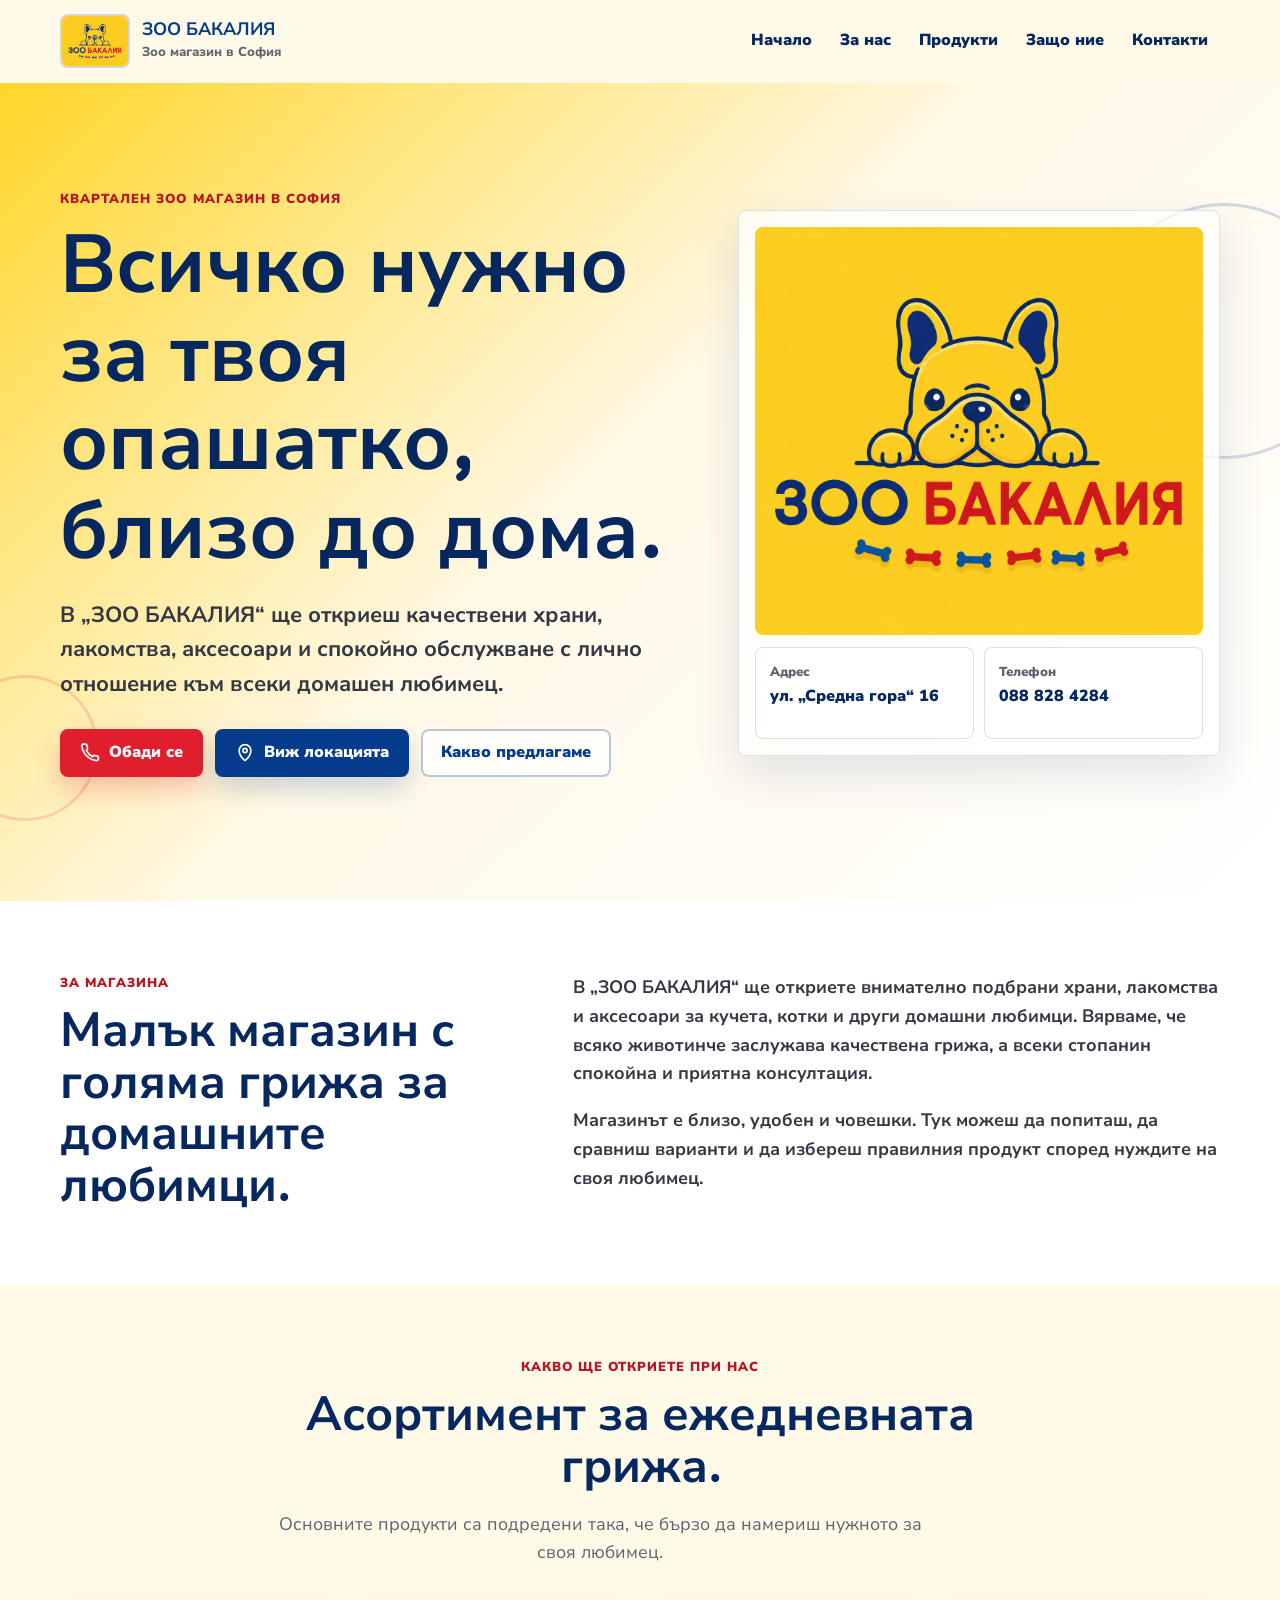
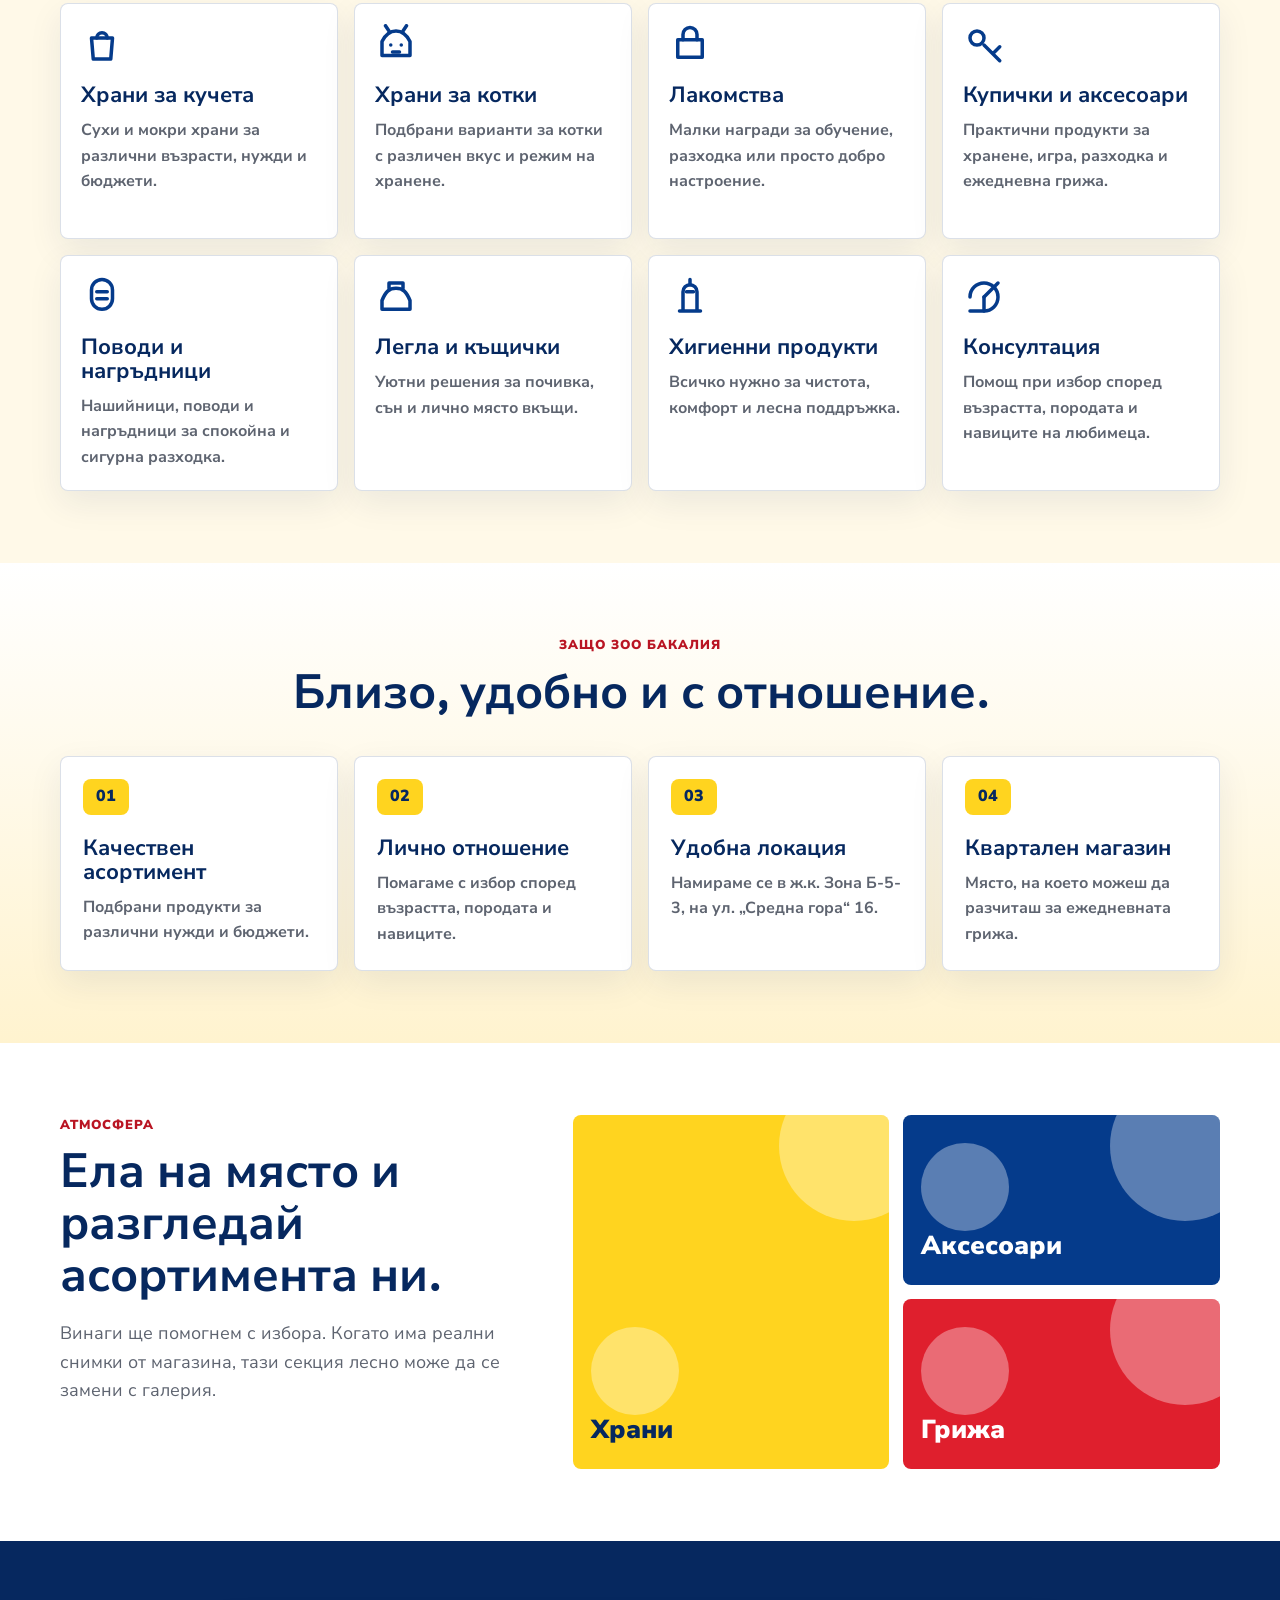
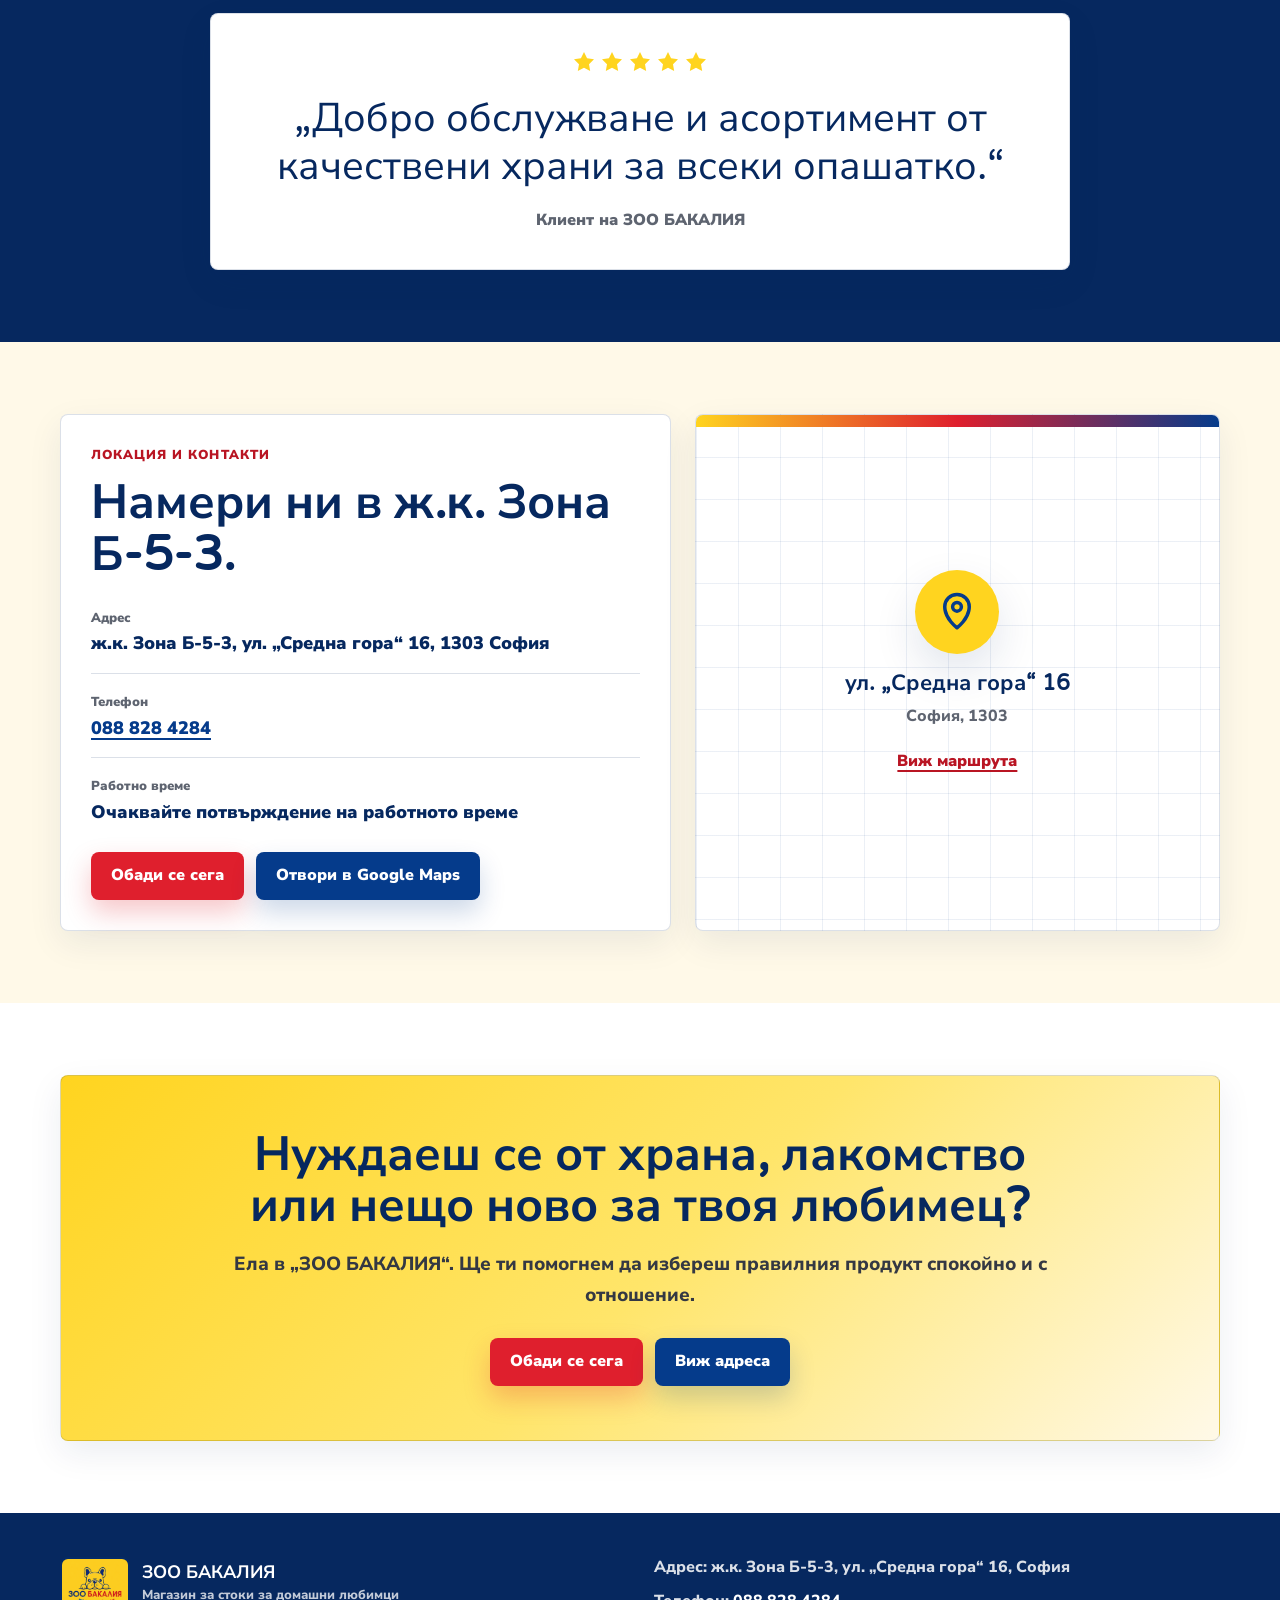
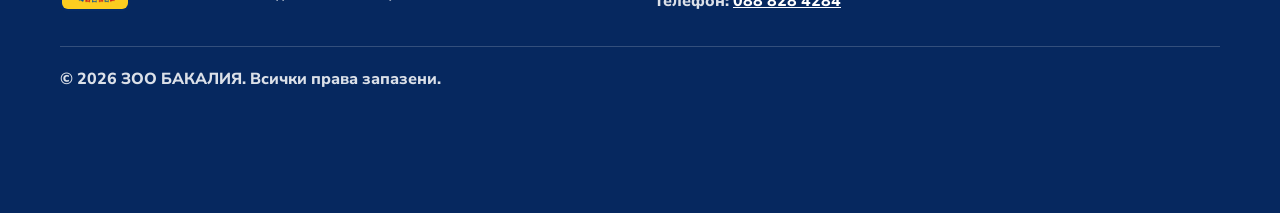
<file: index.html>
<!doctype html>
<html lang="bg">
<head>
  <meta charset="utf-8">
  <meta name="viewport" content="width=device-width, initial-scale=1">
  <meta name="description" content="ЗОО БАКАЛИЯ е квартален зоо магазин в София с храни, лакомства, аксесоари и лично отношение към всеки домашен любимец.">
  <meta name="theme-color" content="#ffd41f">
  <title>ЗОО БАКАЛИЯ | Зоо магазин в София</title>
  <link rel="icon" href="favicon.svg" type="image/svg+xml">
  <link rel="preconnect" href="https://fonts.googleapis.com">
  <link rel="preconnect" href="https://fonts.gstatic.com" crossorigin>
  <link href="https://fonts.googleapis.com/css2?family=Nunito+Sans:wght@400;600;700;800;900&family=Varela+Round&display=swap" rel="stylesheet">
  <link rel="stylesheet" href="styles.css">
</head>
<body>
  <a class="skip-link" href="#main">Към съдържанието</a>

  <header class="site-header" data-header>
    <div class="container header-inner">
      <a class="brand" href="#top" aria-label="ЗОО БАКАЛИЯ начало">
        <img src="PetShopLogo.png" width="92" height="72" alt="Лого на ЗОО БАКАЛИЯ">
        <span>
          <strong>ЗОО БАКАЛИЯ</strong>
          <small>Зоо магазин в София</small>
        </span>
      </a>

      <button class="nav-toggle" type="button" aria-expanded="false" aria-controls="site-nav" data-nav-toggle>
        <span class="sr-only">Отвори меню</span>
        <span aria-hidden="true"></span>
        <span aria-hidden="true"></span>
        <span aria-hidden="true"></span>
      </button>

      <nav class="site-nav" id="site-nav" data-nav>
        <a href="#top">Начало</a>
        <a href="#about">За нас</a>
        <a href="#products">Продукти</a>
        <a href="#why">Защо ние</a>
        <a href="#contact">Контакти</a>
      </nav>
    </div>
  </header>

  <main id="main">
    <section class="hero section" id="top">
      <div class="container hero-grid">
        <div class="hero-copy reveal">
          <p class="eyebrow">Квартален зоо магазин в София</p>
          <h1>Всичко нужно за твоя опашатко, близо до дома.</h1>
          <p class="lead">В „ЗОО БАКАЛИЯ“ ще откриеш качествени храни, лакомства, аксесоари и спокойно обслужване с лично отношение към всеки домашен любимец.</p>
          <div class="button-row">
            <a class="button button-primary" href="tel:0888284284">
              <svg aria-hidden="true" viewBox="0 0 24 24"><path d="M22 16.92v2.24a2 2 0 0 1-2.18 2 19.79 19.79 0 0 1-8.63-3.07 19.5 19.5 0 0 1-6-6A19.79 19.79 0 0 1 2.12 3.4 2 2 0 0 1 4.11 1.25h2.24a2 2 0 0 1 2 1.72c.13.96.35 1.9.66 2.8a2 2 0 0 1-.45 2.11L7.62 8.82a16 16 0 0 0 7.56 7.56l.94-.94a2 2 0 0 1 2.11-.45c.9.31 1.84.53 2.8.66A2 2 0 0 1 22 16.92Z"/></svg>
              Обади се
            </a>
            <a class="button button-secondary" href="https://www.google.com/maps/search/?api=1&query=%D0%B6.%D0%BA.%20%D0%97%D0%BE%D0%BD%D0%B0%20%D0%91-5-3%2C%20%D1%83%D0%BB.%20%D0%A1%D1%80%D0%B5%D0%B4%D0%BD%D0%B0%20%D0%B3%D0%BE%D1%80%D0%B0%2016%2C%201303%20%D0%A1%D0%BE%D1%84%D0%B8%D1%8F" target="_blank" rel="noopener">
              <svg aria-hidden="true" viewBox="0 0 24 24"><path d="M12 21s7-5.12 7-12A7 7 0 0 0 5 9c0 6.88 7 12 7 12Z"/><circle cx="12" cy="9" r="2.5"/></svg>
              Виж локацията
            </a>
            <a class="button button-link" href="#products">Какво предлагаме</a>
          </div>
        </div>

        <div class="hero-card reveal" aria-label="Информация за магазина">
          <div class="logo-panel">
            <img src="PetShopLogo.png" width="720" height="560" alt="Жълто лого на ЗОО БАКАЛИЯ с куче">
          </div>
          <div class="quick-info">
            <div>
              <span>Адрес</span>
              <strong>ул. „Средна гора“ 16</strong>
            </div>
            <div>
              <span>Телефон</span>
              <strong>088 828 4284</strong>
            </div>
          </div>
        </div>
      </div>
    </section>

    <section class="section intro-band" id="about">
      <div class="container split-layout">
        <div class="section-heading reveal">
          <p class="eyebrow">За магазина</p>
          <h2>Малък магазин с голяма грижа за домашните любимци.</h2>
        </div>
        <div class="rich-text reveal">
          <p>В „ЗОО БАКАЛИЯ“ ще откриете внимателно подбрани храни, лакомства и аксесоари за кучета, котки и други домашни любимци. Вярваме, че всяко животинче заслужава качествена грижа, а всеки стопанин спокойна и приятна консултация.</p>
          <p>Магазинът е близо, удобен и човешки. Тук можеш да попиташ, да сравниш варианти и да избереш правилния продукт според нуждите на своя любимец.</p>
        </div>
      </div>
    </section>

    <section class="section" id="products">
      <div class="container">
        <div class="section-heading center reveal">
          <p class="eyebrow">Какво ще откриете при нас</p>
          <h2>Асортимент за ежедневната грижа.</h2>
          <p>Основните продукти са подредени така, че бързо да намериш нужното за своя любимец.</p>
        </div>

        <div class="product-grid">
          <article class="product-card reveal">
            <svg aria-hidden="true" viewBox="0 0 24 24"><path d="M6 8h12l-1 12H7L6 8Z"/><path d="M9 8a3 3 0 0 1 6 0"/></svg>
            <h3>Храни за кучета</h3>
            <p>Сухи и мокри храни за различни възрасти, нужди и бюджети.</p>
          </article>
          <article class="product-card reveal">
            <svg aria-hidden="true" viewBox="0 0 24 24"><path d="M4 10c2-4 5-6 8-6s6 2 8 6v8H4v-8Z"/><path d="M8 4 6 1M16 4l2-3M9 12h.01M15 12h.01M10 16h4"/></svg>
            <h3>Храни за котки</h3>
            <p>Подбрани варианти за котки с различен вкус и режим на хранене.</p>
          </article>
          <article class="product-card reveal">
            <svg aria-hidden="true" viewBox="0 0 24 24"><path d="M5 9h14v10H5V9Z"/><path d="M8 9V6a4 4 0 0 1 8 0v3"/></svg>
            <h3>Лакомства</h3>
            <p>Малки награди за обучение, разходка или просто добро настроение.</p>
          </article>
          <article class="product-card reveal">
            <svg aria-hidden="true" viewBox="0 0 24 24"><circle cx="8" cy="8" r="4"/><path d="M12 12 21 21M17 17l4-4"/></svg>
            <h3>Купички и аксесоари</h3>
            <p>Практични продукти за хранене, игра, разходка и ежедневна грижа.</p>
          </article>
          <article class="product-card reveal">
            <svg aria-hidden="true" viewBox="0 0 24 24"><path d="M6 8a6 6 0 0 1 12 0v5a6 6 0 0 1-12 0V8Z"/><path d="M9 9h6M9 13h6"/></svg>
            <h3>Поводи и нагръдници</h3>
            <p>Нашийници, поводи и нагръдници за спокойна и сигурна разходка.</p>
          </article>
          <article class="product-card reveal">
            <svg aria-hidden="true" viewBox="0 0 24 24"><path d="M4 14c2-5 4-7 8-7s6 2 8 7v5H4v-5Z"/><path d="M8 7V4h8v3"/></svg>
            <h3>Легла и къщички</h3>
            <p>Уютни решения за почивка, сън и лично място вкъщи.</p>
          </article>
          <article class="product-card reveal">
            <svg aria-hidden="true" viewBox="0 0 24 24"><path d="M6 20h12M8 20V9a4 4 0 0 1 8 0v11"/><path d="M10 9h4M12 2v3"/></svg>
            <h3>Хигиенни продукти</h3>
            <p>Всичко нужно за чистота, комфорт и лесна поддръжка.</p>
          </article>
          <article class="product-card reveal">
            <svg aria-hidden="true" viewBox="0 0 24 24"><path d="M12 20a8 8 0 1 0-8-8"/><path d="M4 20h8v-8"/><path d="M12 12 20 4"/></svg>
            <h3>Консултация</h3>
            <p>Помощ при избор според възрастта, породата и навиците на любимеца.</p>
          </article>
        </div>
      </div>
    </section>

    <section class="section why-section" id="why">
      <div class="container">
        <div class="section-heading center reveal">
          <p class="eyebrow">Защо ЗОО БАКАЛИЯ</p>
          <h2>Близо, удобно и с отношение.</h2>
        </div>

        <div class="reason-grid">
          <article class="reason reveal">
            <span>01</span>
            <h3>Качествен асортимент</h3>
            <p>Подбрани продукти за различни нужди и бюджети.</p>
          </article>
          <article class="reason reveal">
            <span>02</span>
            <h3>Лично отношение</h3>
            <p>Помагаме с избор според възрастта, породата и навиците.</p>
          </article>
          <article class="reason reveal">
            <span>03</span>
            <h3>Удобна локация</h3>
            <p>Намираме се в ж.к. Зона Б-5-3, на ул. „Средна гора“ 16.</p>
          </article>
          <article class="reason reveal">
            <span>04</span>
            <h3>Квартален магазин</h3>
            <p>Място, на което можеш да разчиташ за ежедневната грижа.</p>
          </article>
        </div>
      </div>
    </section>

    <section class="section atmosphere">
      <div class="container split-layout">
        <div class="section-heading reveal">
          <p class="eyebrow">Атмосфера</p>
          <h2>Ела на място и разгледай асортимента ни.</h2>
          <p>Винаги ще помогнем с избора. Когато има реални снимки от магазина, тази секция лесно може да се замени с галерия.</p>
        </div>
        <div class="gallery-grid reveal" aria-label="Визуални акценти от магазина">
          <div class="gallery-tile tile-yellow"><span>Храни</span></div>
          <div class="gallery-tile tile-blue"><span>Аксесоари</span></div>
          <div class="gallery-tile tile-red"><span>Грижа</span></div>
        </div>
      </div>
    </section>

    <section class="section review-section">
      <div class="container">
        <figure class="review reveal">
          <div class="stars" aria-label="Положителен клиентски отзив">
            <svg aria-hidden="true" viewBox="0 0 24 24"><path d="m12 2 3.09 6.26L22 9.27l-5 4.87 1.18 6.88L12 17.77l-6.18 3.25L7 14.14 2 9.27l6.91-1.01L12 2Z"/></svg>
            <svg aria-hidden="true" viewBox="0 0 24 24"><path d="m12 2 3.09 6.26L22 9.27l-5 4.87 1.18 6.88L12 17.77l-6.18 3.25L7 14.14 2 9.27l6.91-1.01L12 2Z"/></svg>
            <svg aria-hidden="true" viewBox="0 0 24 24"><path d="m12 2 3.09 6.26L22 9.27l-5 4.87 1.18 6.88L12 17.77l-6.18 3.25L7 14.14 2 9.27l6.91-1.01L12 2Z"/></svg>
            <svg aria-hidden="true" viewBox="0 0 24 24"><path d="m12 2 3.09 6.26L22 9.27l-5 4.87 1.18 6.88L12 17.77l-6.18 3.25L7 14.14 2 9.27l6.91-1.01L12 2Z"/></svg>
            <svg aria-hidden="true" viewBox="0 0 24 24"><path d="m12 2 3.09 6.26L22 9.27l-5 4.87 1.18 6.88L12 17.77l-6.18 3.25L7 14.14 2 9.27l6.91-1.01L12 2Z"/></svg>
          </div>
          <blockquote>„Добро обслужване и асортимент от качествени храни за всеки опашатко.“</blockquote>
          <figcaption>Клиент на ЗОО БАКАЛИЯ</figcaption>
        </figure>
      </div>
    </section>

    <section class="section contact-section" id="contact">
      <div class="container contact-grid">
        <div class="contact-card reveal">
          <p class="eyebrow">Локация и контакти</p>
          <h2>Намери ни в ж.к. Зона Б-5-3.</h2>
          <dl class="contact-list">
            <div>
              <dt>Адрес</dt>
              <dd>ж.к. Зона Б-5-3, ул. „Средна гора“ 16, 1303 София</dd>
            </div>
            <div>
              <dt>Телефон</dt>
              <dd><a href="tel:0888284284">088 828 4284</a></dd>
            </div>
            <div>
              <dt>Работно време</dt>
              <dd>Очаквайте потвърждение на работното време</dd>
            </div>
          </dl>
          <div class="button-row">
            <a class="button button-primary" href="tel:0888284284">Обади се сега</a>
            <a class="button button-secondary" href="https://www.google.com/maps/search/?api=1&query=%D0%B6.%D0%BA.%20%D0%97%D0%BE%D0%BD%D0%B0%20%D0%91-5-3%2C%20%D1%83%D0%BB.%20%D0%A1%D1%80%D0%B5%D0%B4%D0%BD%D0%B0%20%D0%B3%D0%BE%D1%80%D0%B0%2016%2C%201303%20%D0%A1%D0%BE%D1%84%D0%B8%D1%8F" target="_blank" rel="noopener">Отвори в Google Maps</a>
          </div>
        </div>

        <div class="map-card reveal" aria-label="Карта с адрес на ЗОО БАКАЛИЯ">
          <div class="map-topline"></div>
          <div class="map-pin">
            <svg aria-hidden="true" viewBox="0 0 24 24"><path d="M12 21s7-5.12 7-12A7 7 0 0 0 5 9c0 6.88 7 12 7 12Z"/><circle cx="12" cy="9" r="2.5"/></svg>
          </div>
          <h3>ул. „Средна гора“ 16</h3>
          <p>София, 1303</p>
          <a href="https://www.google.com/maps/search/?api=1&query=%D0%B6.%D0%BA.%20%D0%97%D0%BE%D0%BD%D0%B0%20%D0%91-5-3%2C%20%D1%83%D0%BB.%20%D0%A1%D1%80%D0%B5%D0%B4%D0%BD%D0%B0%20%D0%B3%D0%BE%D1%80%D0%B0%2016%2C%201303%20%D0%A1%D0%BE%D1%84%D0%B8%D1%8F" target="_blank" rel="noopener">Виж маршрута</a>
        </div>
      </div>
    </section>

    <section class="final-cta section">
      <div class="container cta-panel reveal">
        <h2>Нуждаеш се от храна, лакомство или нещо ново за твоя любимец?</h2>
        <p>Ела в „ЗОО БАКАЛИЯ“. Ще ти помогнем да избереш правилния продукт спокойно и с отношение.</p>
        <div class="button-row center-row">
          <a class="button button-primary" href="tel:0888284284">Обади се сега</a>
          <a class="button button-secondary" href="#contact">Виж адреса</a>
        </div>
      </div>
    </section>
  </main>

  <footer class="site-footer">
    <div class="container footer-grid">
      <div>
        <a class="brand footer-brand" href="#top" aria-label="ЗОО БАКАЛИЯ начало">
          <img src="PetShopLogo.png" width="82" height="64" alt="Лого на ЗОО БАКАЛИЯ">
          <span>
            <strong>ЗОО БАКАЛИЯ</strong>
            <small>Магазин за стоки за домашни любимци</small>
          </span>
        </a>
      </div>
      <div>
        <p>Адрес: ж.к. Зона Б-5-3, ул. „Средна гора“ 16, София</p>
        <p>Телефон: <a href="tel:0888284284">088 828 4284</a></p>
      </div>
    </div>
    <div class="container copyright">
      <p>© <span data-year></span> ЗОО БАКАЛИЯ. Всички права запазени.</p>
    </div>
  </footer>

  <div class="mobile-cta" aria-label="Бързи действия">
    <a href="tel:0888284284">Обади се</a>
    <a href="https://www.google.com/maps/search/?api=1&query=%D0%B6.%D0%BA.%20%D0%97%D0%BE%D0%BD%D0%B0%20%D0%91-5-3%2C%20%D1%83%D0%BB.%20%D0%A1%D1%80%D0%B5%D0%B4%D0%BD%D0%B0%20%D0%B3%D0%BE%D1%80%D0%B0%2016%2C%201303%20%D0%A1%D0%BE%D1%84%D0%B8%D1%8F" target="_blank" rel="noopener">Локация</a>
  </div>

  <script src="script.js" defer></script>
</body>
</html>
</file>
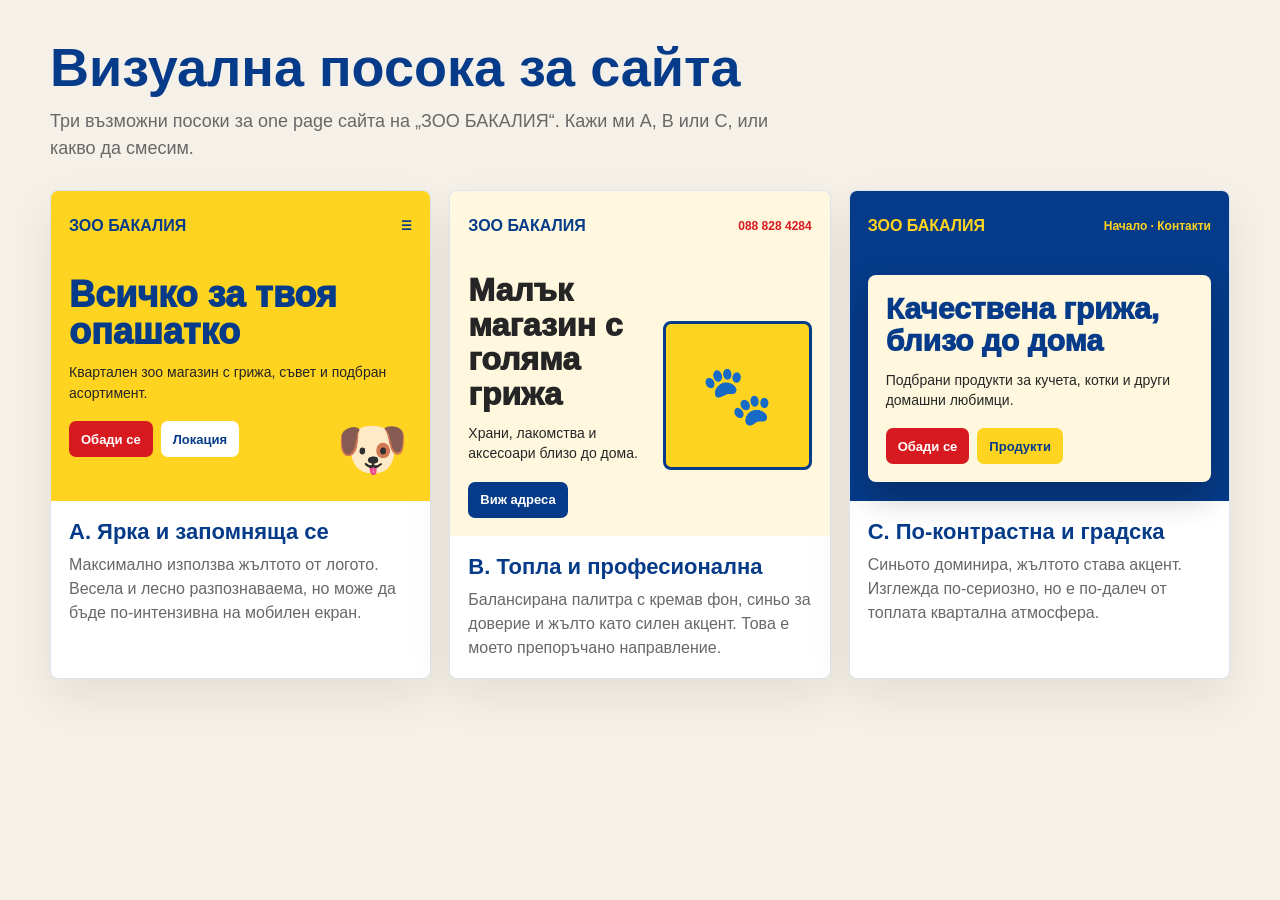
<file: docs/visual-directions-preview.html>
<!doctype html>
<html lang="bg">
<head>
  <meta charset="utf-8">
  <meta name="viewport" content="width=device-width, initial-scale=1">
  <title>ЗОО БАКАЛИЯ - визуални посоки</title>
  <style>
    :root {
      --yellow: #ffd421;
      --cream: #fff8df;
      --blue: #063b89;
      --red: #d71920;
      --ink: #252525;
      --muted: #686868;
    }

    * {
      box-sizing: border-box;
    }

    body {
      margin: 0;
      font-family: Inter, Arial, sans-serif;
      background: #f5f1e8;
      color: var(--ink);
    }

    main {
      width: min(1180px, calc(100% - 32px));
      margin: 0 auto;
      padding: 40px 0;
    }

    h1 {
      margin: 0;
      color: var(--blue);
      font-size: clamp(30px, 5vw, 54px);
      line-height: 1;
    }

    .subtitle {
      max-width: 760px;
      margin: 14px 0 28px;
      color: var(--muted);
      font-size: 18px;
      line-height: 1.5;
    }

    .grid {
      display: grid;
      grid-template-columns: repeat(3, minmax(0, 1fr));
      gap: 18px;
    }

    .card {
      overflow: hidden;
      border: 1px solid rgba(6, 59, 137, .14);
      border-radius: 8px;
      background: white;
      box-shadow: 0 18px 45px rgba(28, 28, 28, .08);
    }

    .mock {
      position: relative;
      min-height: 310px;
      padding: 18px;
    }

    .nav {
      height: 34px;
      display: flex;
      align-items: center;
      justify-content: space-between;
      font-weight: 900;
    }

    .small {
      font-size: 12px;
      font-weight: 800;
    }

    .cta-row {
      display: flex;
      flex-wrap: wrap;
      gap: 8px;
      margin-top: 18px;
    }

    .btn {
      display: inline-flex;
      align-items: center;
      justify-content: center;
      min-height: 36px;
      padding: 9px 12px;
      border-radius: 7px;
      font-size: 13px;
      font-weight: 900;
    }

    .btn-red {
      background: var(--red);
      color: white;
    }

    .btn-blue {
      background: var(--blue);
      color: white;
    }

    .btn-white {
      background: white;
      color: var(--blue);
    }

    .btn-yellow {
      background: var(--yellow);
      color: var(--blue);
    }

    .body {
      padding: 18px;
    }

    .body h2 {
      margin: 0 0 8px;
      color: var(--blue);
      font-size: 22px;
    }

    .body p {
      margin: 0;
      color: var(--muted);
      line-height: 1.5;
    }

    .hero-title {
      margin-top: 34px;
      max-width: 360px;
      font-size: 36px;
      line-height: 1.02;
      font-weight: 950;
      letter-spacing: 0;
    }

    .hero-copy {
      max-width: 330px;
      margin-top: 12px;
      font-size: 14px;
      line-height: 1.45;
    }

    .emoji {
      position: absolute;
      right: 22px;
      bottom: 18px;
      font-size: 58px;
    }

    @media (max-width: 920px) {
      .grid {
        grid-template-columns: 1fr;
      }
    }
  </style>
</head>
<body>
  <main>
    <h1>Визуална посока за сайта</h1>
    <p class="subtitle">Три възможни посоки за one page сайта на „ЗОО БАКАЛИЯ“. Кажи ми A, B или C, или какво да смесим.</p>

    <section class="grid" aria-label="Визуални посоки">
      <article class="card">
        <div class="mock" style="background: var(--yellow);">
          <div class="nav" style="color: var(--blue);">
            <span>ЗОО БАКАЛИЯ</span>
            <span class="small">☰</span>
          </div>
          <div class="hero-title" style="color: var(--blue);">Всичко за твоя опашатко</div>
          <div class="hero-copy">Квартален зоо магазин с грижа, съвет и подбран асортимент.</div>
          <div class="cta-row">
            <span class="btn btn-red">Обади се</span>
            <span class="btn btn-white">Локация</span>
          </div>
          <div class="emoji">🐶</div>
        </div>
        <div class="body">
          <h2>A. Ярка и запомняща се</h2>
          <p>Максимално използва жълтото от логото. Весела и лесно разпознаваема, но може да бъде по-интензивна на мобилен екран.</p>
        </div>
      </article>

      <article class="card">
        <div class="mock" style="background: var(--cream);">
          <div class="nav" style="color: var(--blue);">
            <span>ЗОО БАКАЛИЯ</span>
            <span class="small" style="color: var(--red);">088 828 4284</span>
          </div>
          <div style="display:grid; grid-template-columns:1.1fr .9fr; gap:12px; margin-top:30px; align-items:center;">
            <div>
              <div style="font-size:32px; line-height:1.08; font-weight:950;">Малък магазин с голяма грижа</div>
              <div class="hero-copy">Храни, лакомства и аксесоари близо до дома.</div>
              <div class="cta-row">
                <span class="btn btn-blue">Виж адреса</span>
              </div>
            </div>
            <div style="background:var(--yellow); border:3px solid var(--blue); border-radius:8px; aspect-ratio:1; display:flex; align-items:center; justify-content:center; font-size:58px;">🐾</div>
          </div>
        </div>
        <div class="body">
          <h2>B. Топла и професионална</h2>
          <p>Балансирана палитра с кремав фон, синьо за доверие и жълто като силен акцент. Това е моето препоръчано направление.</p>
        </div>
      </article>

      <article class="card">
        <div class="mock" style="background: var(--blue);">
          <div class="nav" style="color: var(--yellow);">
            <span>ЗОО БАКАЛИЯ</span>
            <span class="small">Начало · Контакти</span>
          </div>
          <div style="margin-top:32px; background:var(--cream); border-radius:8px; padding:18px; box-shadow:0 16px 32px rgba(0,0,0,.22);">
            <div style="font-size:30px; line-height:1.08; font-weight:950; color:var(--blue);">Качествена грижа, близо до дома</div>
            <div class="hero-copy">Подбрани продукти за кучета, котки и други домашни любимци.</div>
            <div class="cta-row">
              <span class="btn btn-red">Обади се</span>
              <span class="btn btn-yellow">Продукти</span>
            </div>
          </div>
        </div>
        <div class="body">
          <h2>C. По-контрастна и градска</h2>
          <p>Синьото доминира, жълтото става акцент. Изглежда по-сериозно, но е по-далеч от топлата квартална атмосфера.</p>
        </div>
      </article>
    </section>
  </main>
</body>
</html>
</file>
<file: styles.css>
:root {
  --yellow: #ffd41f;
  --yellow-soft: #fff3a5;
  --blue: #053b8b;
  --blue-dark: #06285f;
  --red: #df1f2d;
  --red-dark: #b91523;
  --cream: #fff9e8;
  --cream-strong: #fff3cf;
  --surface: #ffffff;
  --ink: #202124;
  --muted: #5e6470;
  --line: rgba(6, 40, 95, .14);
  --shadow: 0 18px 45px rgba(6, 40, 95, .12);
  --radius: 8px;
  --max-width: 1160px;
}

* {
  box-sizing: border-box;
}

html {
  scroll-behavior: smooth;
  scroll-padding-top: 92px;
}

body {
  margin: 0;
  color: var(--ink);
  background: var(--cream);
  font-family: "Nunito Sans", system-ui, -apple-system, BlinkMacSystemFont, "Segoe UI", sans-serif;
  font-size: 16px;
  line-height: 1.6;
}

body.nav-open {
  overflow: hidden;
}

img,
svg {
  display: block;
}

img {
  max-width: 100%;
  height: auto;
}

a {
  color: inherit;
}

a,
button {
  -webkit-tap-highlight-color: transparent;
}

a:focus-visible,
button:focus-visible {
  outline: 4px solid rgba(223, 31, 45, .55);
  outline-offset: 4px;
}

.container {
  width: min(var(--max-width), calc(100% - 32px));
  margin: 0 auto;
}

.section {
  padding: 72px 0;
}

.skip-link {
  position: fixed;
  left: 16px;
  top: 16px;
  z-index: 1000;
  transform: translateY(-160%);
  padding: 10px 14px;
  border-radius: var(--radius);
  background: var(--blue);
  color: #fff;
  font-weight: 900;
}

.skip-link:focus {
  transform: translateY(0);
}

.sr-only {
  position: absolute;
  width: 1px;
  height: 1px;
  padding: 0;
  margin: -1px;
  overflow: hidden;
  clip: rect(0, 0, 0, 0);
  white-space: nowrap;
  border: 0;
}

.site-header {
  position: sticky;
  top: 0;
  z-index: 50;
  border-bottom: 1px solid transparent;
  background: rgba(255, 249, 232, .88);
  backdrop-filter: blur(16px);
  transition: border-color 180ms ease, box-shadow 180ms ease;
}

.site-header.is-scrolled {
  border-color: var(--line);
  box-shadow: 0 10px 30px rgba(6, 40, 95, .08);
}

.header-inner {
  min-height: 82px;
  display: flex;
  align-items: center;
  justify-content: space-between;
  gap: 24px;
}

.brand {
  display: inline-flex;
  align-items: center;
  gap: 12px;
  color: var(--blue);
  text-decoration: none;
}

.brand img {
  width: 70px;
  height: 54px;
  object-fit: cover;
  object-position: center;
  border: 2px solid rgba(5, 59, 139, .18);
  border-radius: var(--radius);
}

.brand strong {
  display: block;
  font-family: "Varela Round", "Nunito Sans", sans-serif;
  font-size: 18px;
  line-height: 1.1;
  letter-spacing: 0;
}

.brand small {
  display: block;
  margin-top: 2px;
  color: var(--muted);
  font-size: 13px;
  font-weight: 800;
}

.site-nav {
  display: flex;
  align-items: center;
  gap: 4px;
}

.site-nav a {
  min-height: 44px;
  display: inline-flex;
  align-items: center;
  padding: 8px 12px;
  border-radius: var(--radius);
  color: var(--blue-dark);
  font-weight: 900;
  text-decoration: none;
  transition: background 180ms ease, color 180ms ease;
}

.site-nav a:hover {
  background: var(--yellow-soft);
  color: var(--red-dark);
}

.nav-toggle {
  display: none;
  width: 48px;
  height: 48px;
  border: 0;
  border-radius: var(--radius);
  background: var(--blue);
  cursor: pointer;
}

.nav-toggle span:not(.sr-only) {
  width: 22px;
  height: 2px;
  margin: 4px auto;
  border-radius: 999px;
  background: #fff;
}

.hero {
  position: relative;
  overflow: hidden;
  min-height: calc(100dvh - 82px);
  display: flex;
  align-items: center;
  padding-top: 54px;
  background:
    linear-gradient(135deg, rgba(255, 212, 31, .95), rgba(255, 249, 232, .82) 48%, #fff 100%);
}

.hero::before,
.hero::after {
  content: "";
  position: absolute;
  border: 3px solid rgba(5, 59, 139, .18);
  border-radius: 999px;
  pointer-events: none;
}

.hero::before {
  width: 250px;
  height: 250px;
  right: -72px;
  top: 120px;
}

.hero::after {
  width: 140px;
  height: 140px;
  left: -48px;
  bottom: 80px;
  border-color: rgba(223, 31, 45, .16);
}

.hero-grid {
  position: relative;
  z-index: 1;
  display: grid;
  grid-template-columns: minmax(0, 1.02fr) minmax(320px, .78fr);
  gap: 48px;
  align-items: center;
}

.eyebrow {
  margin: 0 0 12px;
  color: var(--red-dark);
  font-size: 13px;
  font-weight: 1000;
  letter-spacing: .08em;
  text-transform: uppercase;
}

h1,
h2,
h3 {
  margin: 0;
  color: var(--blue-dark);
  font-family: "Varela Round", "Nunito Sans", sans-serif;
  line-height: 1.08;
  letter-spacing: 0;
}

h1 {
  max-width: 780px;
  font-size: clamp(42px, 8vw, 82px);
}

h2 {
  font-size: clamp(30px, 4vw, 48px);
}

h3 {
  font-size: 22px;
}

.lead {
  max-width: 660px;
  margin: 22px 0 0;
  color: #343843;
  font-size: clamp(18px, 2vw, 22px);
  line-height: 1.55;
  font-weight: 700;
}

.button-row {
  display: flex;
  flex-wrap: wrap;
  gap: 12px;
  margin-top: 28px;
}

.button {
  min-height: 48px;
  display: inline-flex;
  align-items: center;
  justify-content: center;
  gap: 9px;
  padding: 12px 18px;
  border: 2px solid transparent;
  border-radius: var(--radius);
  cursor: pointer;
  font-weight: 1000;
  line-height: 1.2;
  text-decoration: none;
  transition: transform 180ms ease, box-shadow 180ms ease, background 180ms ease, color 180ms ease;
}

.button:hover {
  transform: translateY(-2px);
}

.button svg {
  width: 20px;
  height: 20px;
  fill: none;
  stroke: currentColor;
  stroke-width: 2;
  stroke-linecap: round;
  stroke-linejoin: round;
}

.button-primary {
  background: var(--red);
  color: #fff;
  box-shadow: 0 12px 26px rgba(223, 31, 45, .25);
}

.button-primary:hover {
  background: var(--red-dark);
}

.button-secondary {
  background: var(--blue);
  color: #fff;
  box-shadow: 0 12px 26px rgba(5, 59, 139, .2);
}

.button-secondary:hover {
  background: var(--blue-dark);
}

.button-link {
  border-color: rgba(5, 59, 139, .28);
  background: rgba(255, 255, 255, .74);
  color: var(--blue);
}

.button-link:hover {
  background: #fff;
}

.hero-card {
  padding: 16px;
  border: 1px solid rgba(5, 59, 139, .14);
  border-radius: var(--radius);
  background: rgba(255, 255, 255, .72);
  box-shadow: var(--shadow);
}

.logo-panel {
  overflow: hidden;
  aspect-ratio: 1.1;
  display: grid;
  place-items: center;
  border-radius: var(--radius);
  background: var(--yellow);
}

.logo-panel img {
  width: 100%;
  height: 100%;
  object-fit: cover;
}

.quick-info {
  display: grid;
  grid-template-columns: 1fr 1fr;
  gap: 10px;
  margin-top: 12px;
}

.quick-info div {
  min-height: 92px;
  padding: 14px;
  border: 1px solid var(--line);
  border-radius: var(--radius);
  background: #fff;
}

.quick-info span,
.contact-list dt {
  display: block;
  color: var(--muted);
  font-size: 13px;
  font-weight: 900;
}

.quick-info strong,
.contact-list dd {
  display: block;
  margin-top: 4px;
  color: var(--blue-dark);
  font-weight: 1000;
  line-height: 1.25;
}

.intro-band {
  background: #fff;
}

.split-layout {
  display: grid;
  grid-template-columns: minmax(0, .84fr) minmax(0, 1.16fr);
  gap: 44px;
  align-items: start;
}

.section-heading p:not(.eyebrow) {
  max-width: 680px;
  margin: 16px 0 0;
  color: var(--muted);
  font-size: 18px;
}

.section-heading.center {
  max-width: 760px;
  margin: 0 auto 36px;
  text-align: center;
}

.rich-text {
  color: #343843;
  font-size: 18px;
  font-weight: 700;
}

.rich-text p {
  margin: 0 0 18px;
}

.rich-text p:last-child {
  margin-bottom: 0;
}

.product-grid {
  display: grid;
  grid-template-columns: repeat(4, minmax(0, 1fr));
  gap: 16px;
}

.product-card,
.reason,
.contact-card,
.map-card,
.review,
.cta-panel {
  border: 1px solid var(--line);
  border-radius: var(--radius);
  background: var(--surface);
  box-shadow: 0 12px 34px rgba(6, 40, 95, .08);
}

.product-card {
  min-height: 236px;
  padding: 20px;
  transition: transform 180ms ease, box-shadow 180ms ease;
}

.product-card:hover {
  transform: translateY(-4px);
  box-shadow: var(--shadow);
}

.product-card svg {
  width: 42px;
  height: 42px;
  margin-bottom: 18px;
  color: var(--blue);
  fill: none;
  stroke: currentColor;
  stroke-width: 2;
  stroke-linecap: round;
  stroke-linejoin: round;
}

.product-card h3,
.reason h3 {
  margin-bottom: 10px;
}

.product-card p,
.reason p {
  margin: 0;
  color: var(--muted);
  font-weight: 700;
}

.why-section {
  background:
    linear-gradient(180deg, #fff 0%, var(--cream-strong) 100%);
}

.reason-grid {
  display: grid;
  grid-template-columns: repeat(4, minmax(0, 1fr));
  gap: 16px;
}

.reason {
  padding: 22px;
}

.reason span {
  display: inline-flex;
  align-items: center;
  justify-content: center;
  min-width: 46px;
  height: 36px;
  margin-bottom: 22px;
  border-radius: var(--radius);
  background: var(--yellow);
  color: var(--blue-dark);
  font-weight: 1000;
}

.atmosphere {
  background: #fff;
}

.gallery-grid {
  display: grid;
  grid-template-columns: 1fr 1fr;
  grid-auto-rows: 170px;
  gap: 14px;
}

.gallery-tile {
  position: relative;
  overflow: hidden;
  display: flex;
  align-items: flex-end;
  min-height: 160px;
  padding: 18px;
  border-radius: var(--radius);
  isolation: isolate;
}

.gallery-tile::before,
.gallery-tile::after {
  content: "";
  position: absolute;
  border-radius: 999px;
  background: rgba(255, 255, 255, .34);
  z-index: -1;
}

.gallery-tile::before {
  width: 150px;
  height: 150px;
  right: -40px;
  top: -44px;
}

.gallery-tile::after {
  width: 88px;
  height: 88px;
  left: 18px;
  bottom: 54px;
}

.gallery-tile span {
  color: #fff;
  font-family: "Varela Round", "Nunito Sans", sans-serif;
  font-size: 26px;
  font-weight: 900;
}

.tile-yellow {
  grid-row: span 2;
  background: var(--yellow);
}

.tile-yellow span {
  color: var(--blue-dark);
}

.tile-blue {
  background: var(--blue);
}

.tile-red {
  background: var(--red);
}

.review-section {
  background: var(--blue-dark);
  color: #fff;
}

.review {
  max-width: 860px;
  margin: 0 auto;
  padding: 36px;
  background: #fff;
  text-align: center;
}

.stars {
  display: flex;
  justify-content: center;
  gap: 4px;
  margin-bottom: 20px;
  color: var(--yellow);
}

.stars svg {
  width: 24px;
  height: 24px;
  fill: currentColor;
}

.review blockquote {
  margin: 0;
  color: var(--blue-dark);
  font-family: "Varela Round", "Nunito Sans", sans-serif;
  font-size: clamp(26px, 4vw, 40px);
  line-height: 1.2;
}

.review figcaption {
  margin-top: 18px;
  color: var(--muted);
  font-weight: 900;
}

.contact-section {
  background: var(--cream);
}

.contact-grid {
  display: grid;
  grid-template-columns: minmax(0, 1fr) minmax(320px, .86fr);
  gap: 24px;
  align-items: stretch;
}

.contact-card {
  padding: 30px;
}

.contact-list {
  display: grid;
  gap: 18px;
  margin: 26px 0 0;
}

.contact-list div {
  padding-bottom: 18px;
  border-bottom: 1px solid var(--line);
}

.contact-list div:last-child {
  border-bottom: 0;
  padding-bottom: 0;
}

.contact-list dd {
  margin-left: 0;
  font-size: 18px;
}

.contact-list a {
  color: var(--blue);
  text-decoration-thickness: 2px;
  text-underline-offset: 4px;
}

.map-card {
  position: relative;
  overflow: hidden;
  min-height: 420px;
  display: flex;
  flex-direction: column;
  align-items: center;
  justify-content: center;
  padding: 30px;
  background:
    linear-gradient(90deg, rgba(5, 59, 139, .08) 1px, transparent 1px),
    linear-gradient(rgba(5, 59, 139, .08) 1px, transparent 1px),
    #fff;
  background-size: 42px 42px;
  text-align: center;
}

.map-topline {
  position: absolute;
  inset: 0 0 auto;
  height: 12px;
  background: linear-gradient(90deg, var(--yellow), var(--red), var(--blue));
}

.map-pin {
  width: 84px;
  height: 84px;
  display: grid;
  place-items: center;
  margin-bottom: 18px;
  border-radius: 999px;
  background: var(--yellow);
  color: var(--blue);
  box-shadow: var(--shadow);
}

.map-pin svg {
  width: 42px;
  height: 42px;
  fill: none;
  stroke: currentColor;
  stroke-width: 2;
  stroke-linecap: round;
  stroke-linejoin: round;
}

.map-card h3 {
  margin-bottom: 8px;
}

.map-card p {
  margin: 0 0 20px;
  color: var(--muted);
  font-weight: 800;
}

.map-card a {
  color: var(--red-dark);
  font-weight: 1000;
  text-decoration-thickness: 2px;
  text-underline-offset: 4px;
}

.final-cta {
  background: #fff;
}

.cta-panel {
  padding: clamp(28px, 5vw, 54px);
  background:
    linear-gradient(135deg, var(--yellow), #ffe56a 52%, var(--cream));
  text-align: center;
}

.cta-panel h2,
.cta-panel p {
  max-width: 820px;
  margin-left: auto;
  margin-right: auto;
}

.cta-panel p {
  margin-top: 16px;
  color: #343843;
  font-size: 19px;
  font-weight: 800;
}

.center-row {
  justify-content: center;
}

.site-footer {
  padding: 42px 0 112px;
  background: var(--blue-dark);
  color: #fff;
}

.footer-grid {
  display: grid;
  grid-template-columns: 1fr 1fr;
  gap: 28px;
  align-items: center;
}

.footer-brand {
  color: #fff;
}

.footer-brand small {
  color: rgba(255, 255, 255, .76);
}

.site-footer p {
  margin: 0 0 8px;
  color: rgba(255, 255, 255, .86);
  font-weight: 800;
}

.site-footer a {
  color: #fff;
}

.copyright {
  margin-top: 24px;
  padding-top: 20px;
  border-top: 1px solid rgba(255, 255, 255, .18);
}

.mobile-cta {
  position: fixed;
  left: 12px;
  right: 12px;
  bottom: 12px;
  z-index: 60;
  display: none;
  grid-template-columns: 1fr 1fr;
  gap: 8px;
  padding: 8px;
  border: 1px solid rgba(5, 59, 139, .14);
  border-radius: var(--radius);
  background: rgba(255, 255, 255, .94);
  box-shadow: 0 12px 34px rgba(6, 40, 95, .2);
  backdrop-filter: blur(14px);
  opacity: 0;
  pointer-events: none;
  transform: translateY(calc(100% + 20px));
  transition: opacity 180ms ease, transform 180ms ease;
}

.mobile-cta a {
  min-height: 48px;
  display: inline-flex;
  align-items: center;
  justify-content: center;
  border-radius: var(--radius);
  background: var(--red);
  color: #fff;
  font-weight: 1000;
  text-decoration: none;
}

.mobile-cta a:last-child {
  background: var(--blue);
}

.reveal {
  opacity: 1;
  transform: translateY(0);
  transition: opacity 360ms ease, transform 360ms ease;
}

.reveal.is-visible {
  opacity: 1;
  transform: translateY(0);
}

@media (max-width: 980px) {
  .hero-grid,
  .split-layout,
  .contact-grid,
  .footer-grid {
    grid-template-columns: 1fr;
  }

  .hero {
    min-height: auto;
  }

  .hero-card {
    max-width: 560px;
  }

  .product-grid,
  .reason-grid {
    grid-template-columns: repeat(2, minmax(0, 1fr));
  }
}

@media (max-width: 760px) {
  html {
    scroll-padding-top: 76px;
  }

  body {
    padding-bottom: 76px;
  }

  .section {
    padding: 54px 0;
  }

  .header-inner {
    min-height: 72px;
  }

  .brand img {
    width: 58px;
    height: 46px;
  }

  .brand small {
    display: none;
  }

  .nav-toggle {
    display: block;
  }

  .site-nav {
    position: fixed;
    left: 16px;
    right: 16px;
    top: 82px;
    display: grid;
    gap: 6px;
    padding: 12px;
    border: 1px solid var(--line);
    border-radius: var(--radius);
    background: #fff;
    box-shadow: var(--shadow);
    opacity: 0;
    pointer-events: none;
    transform: translateY(-8px);
    transition: opacity 180ms ease, transform 180ms ease;
  }

  .site-nav.is-open {
    opacity: 1;
    pointer-events: auto;
    transform: translateY(0);
  }

  .site-nav a {
    justify-content: center;
    min-height: 48px;
  }

  .hero {
    padding-top: 34px;
  }

  .hero-grid {
    gap: 28px;
  }

  .hero-card {
    padding: 12px;
  }

  .button-row {
    flex-direction: column;
    gap: 10px;
  }

  .button {
    width: 100%;
  }

  .quick-info,
  .product-grid,
  .reason-grid,
  .gallery-grid {
    grid-template-columns: 1fr;
  }

  .gallery-grid {
    grid-auto-rows: 150px;
  }

  .tile-yellow {
    grid-row: span 1;
  }

  .contact-card,
  .review {
    padding: 24px;
  }

  .map-card {
    min-height: 330px;
  }

  .mobile-cta {
    display: grid;
  }

  .mobile-cta.is-visible {
    opacity: 1;
    pointer-events: auto;
    transform: translateY(0);
  }
}

@media (max-width: 420px) {
  .container {
    width: min(var(--max-width), calc(100% - 24px));
  }

  h1 {
    font-size: 40px;
  }

  .lead {
    font-size: 17px;
  }
}

@media (prefers-reduced-motion: reduce) {
  *,
  *::before,
  *::after {
    scroll-behavior: auto !important;
    transition-duration: 0.01ms !important;
    animation-duration: 0.01ms !important;
    animation-iteration-count: 1 !important;
  }

  .reveal {
    opacity: 1;
    transform: none;
  }
}
</file>
